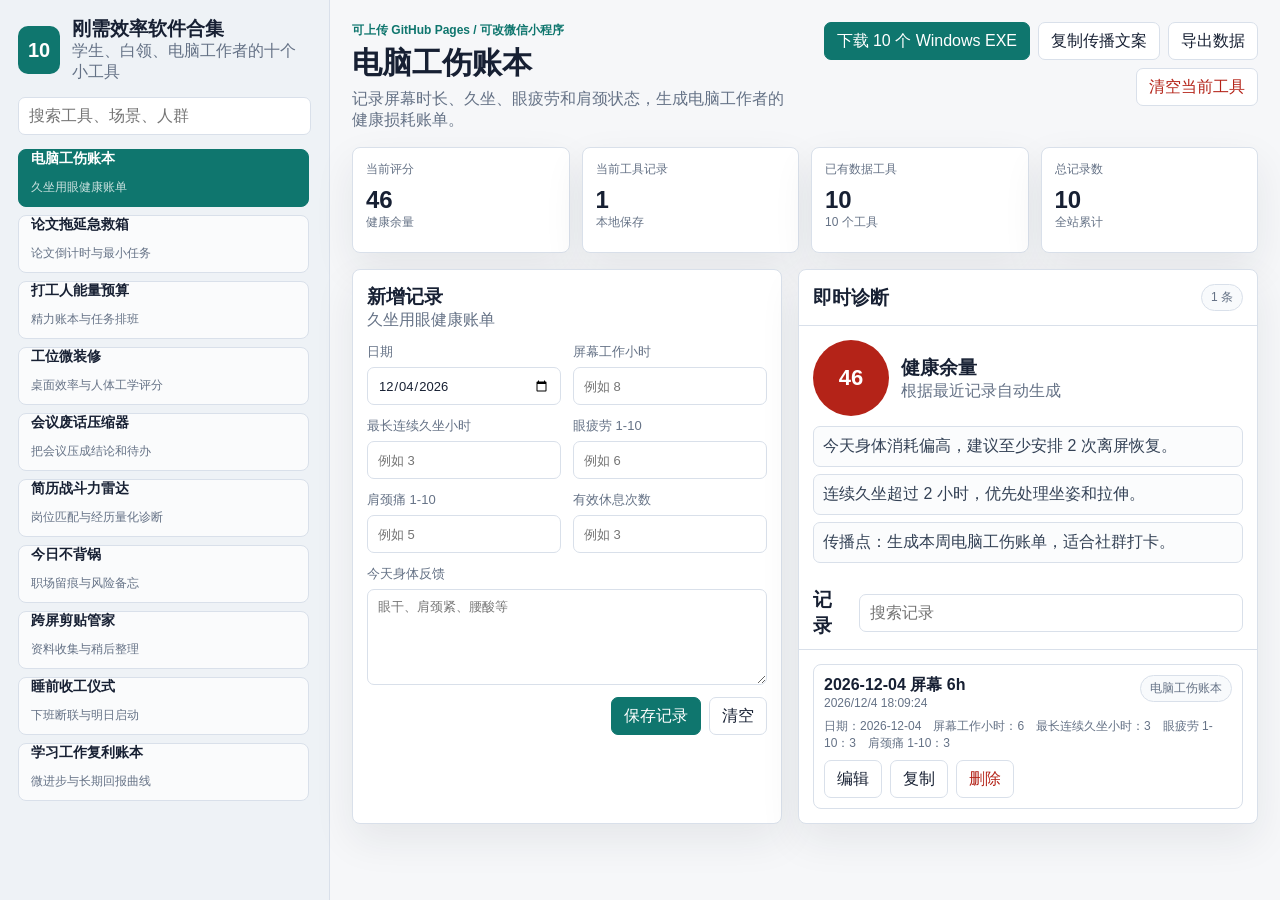
<file: index.html>
<!doctype html>
<html lang="zh-CN">
<head>
  <meta charset="utf-8">
  <meta name="viewport" content="width=device-width, initial-scale=1">
  <title>刚需效率软件合集</title>
  <link rel="stylesheet" href="styles.css">
</head>
<body>
  <div class="shell">
    <aside class="side">
      <div class="brand">
        <div class="mark">10</div>
        <div>
          <h1>刚需效率软件合集</h1>
          <p>学生、白领、电脑工作者的十个小工具</p>
        </div>
      </div>
      <div class="searchbox">
        <input id="appSearch" placeholder="搜索工具、场景、人群">
      </div>
      <nav id="appNav" class="app-nav"></nav>
    </aside>

    <main class="main">
      <section class="hero">
        <div>
          <p class="eyebrow">可上传 GitHub Pages / 可改微信小程序</p>
          <h2 id="appTitle">加载中</h2>
          <p id="appDesc" class="lead"></p>
        </div>
        <div class="hero-actions">
          <a class="download-link" href="native-exes/">下载 10 个 Windows EXE</a>
          <button id="copyReportBtn">复制传播文案</button>
          <button id="exportBtn">导出数据</button>
          <button id="clearBtn" class="danger">清空当前工具</button>
        </div>
      </section>

      <section id="metrics" class="metrics"></section>

      <section class="workbench">
        <form id="entryForm" class="panel form-panel"></form>
        <div class="panel result-panel">
          <div class="panel-head">
            <h3>即时诊断</h3>
            <span id="recordCount" class="pill">0 条</span>
          </div>
          <div id="insight" class="insight"></div>
          <div class="panel-head compact">
            <h3>记录</h3>
            <input id="recordSearch" placeholder="搜索记录">
          </div>
          <div id="records" class="records"></div>
        </div>
      </section>
    </main>
  </div>
  <div id="toast" class="toast"></div>
  <script src="app.js"></script>
</body>
</html>
</file>
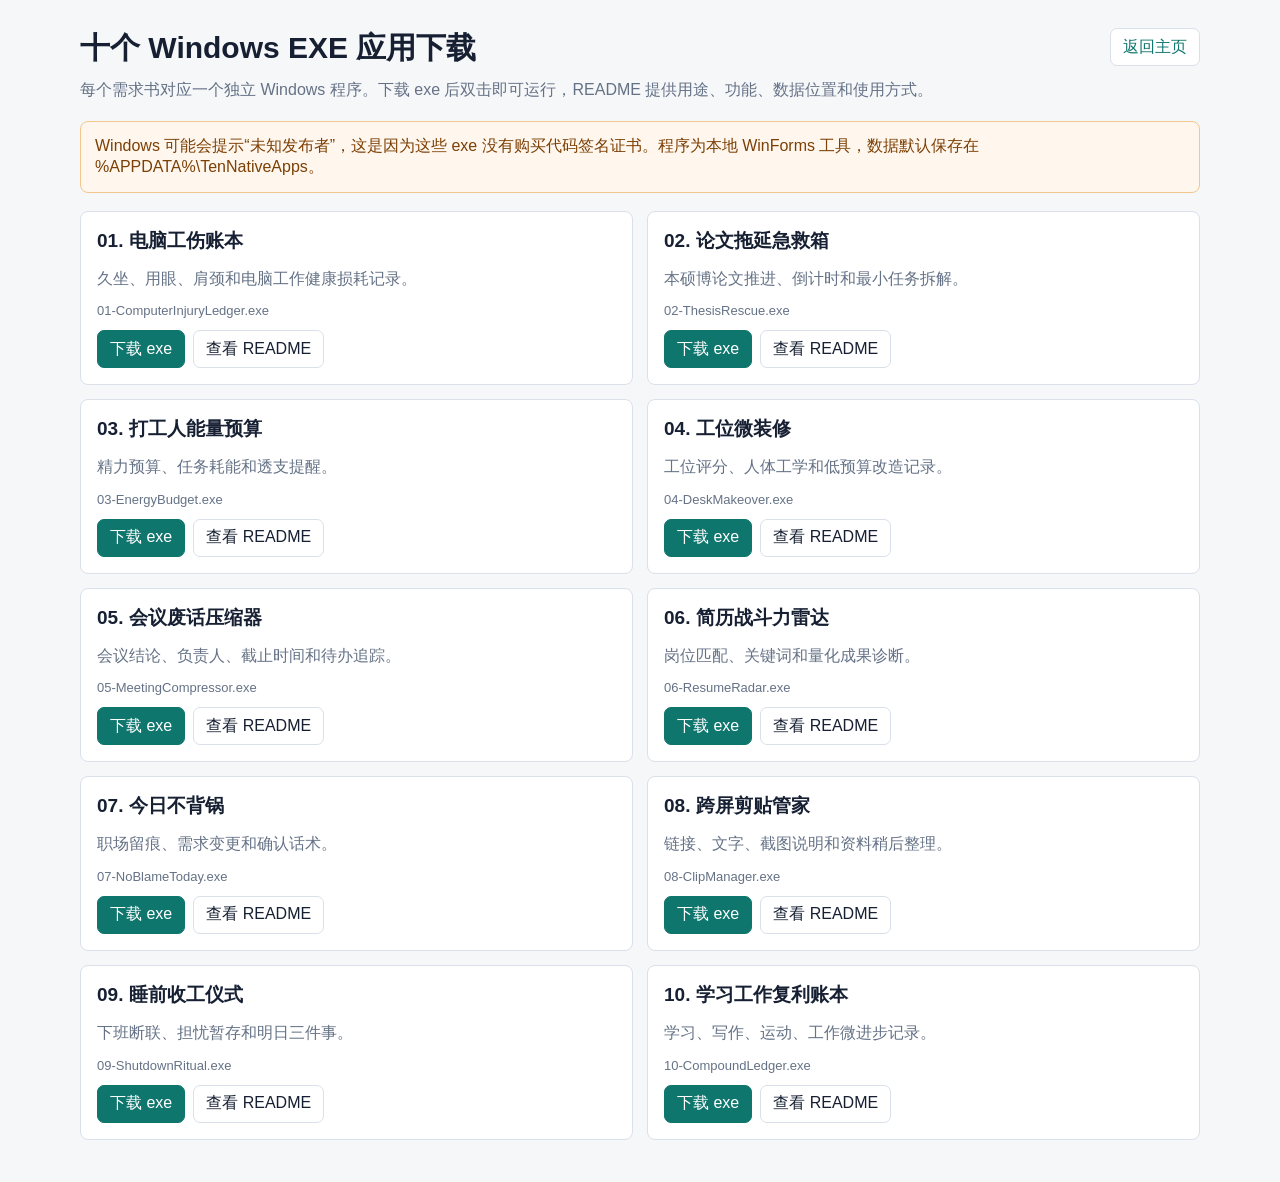
<file: native-exes/index.html>
<!doctype html>
<html lang="zh-CN">
<head>
  <meta charset="utf-8">
  <meta name="viewport" content="width=device-width, initial-scale=1">
  <title>十个 Windows EXE 应用下载</title>
  <style>
    :root {
      --bg: #f6f7f9;
      --panel: #ffffff;
      --text: #172033;
      --muted: #657286;
      --line: #d9e0ea;
      --brand: #0f766e;
      --danger: #b42318;
      font-family: "Segoe UI", "Microsoft YaHei", Arial, sans-serif;
    }
    * { box-sizing: border-box; }
    body { margin: 0; background: var(--bg); color: var(--text); }
    main { width: min(1120px, calc(100% - 28px)); margin: 0 auto; padding: 28px 0 42px; }
    header { display: flex; justify-content: space-between; align-items: flex-start; gap: 16px; margin-bottom: 18px; }
    h1 { margin: 0 0 8px; font-size: 30px; }
    p { margin: 0; color: var(--muted); line-height: 1.6; }
    a { color: var(--brand); text-decoration: none; }
    .home { display: inline-flex; align-items: center; min-height: 38px; border: 1px solid var(--line); border-radius: 7px; padding: 0 12px; background: #fff; white-space: nowrap; }
    .grid { display: grid; grid-template-columns: repeat(2, minmax(0, 1fr)); gap: 14px; }
    .card { background: var(--panel); border: 1px solid var(--line); border-radius: 8px; padding: 16px; display: grid; gap: 12px; }
    .card h2 { margin: 0; font-size: 19px; }
    .meta { color: var(--muted); font-size: 13px; }
    .actions { display: flex; flex-wrap: wrap; gap: 8px; }
    .btn { display: inline-flex; align-items: center; min-height: 38px; border-radius: 7px; padding: 0 12px; border: 1px solid var(--line); background: #fff; color: var(--text); }
    .btn.primary { background: var(--brand); border-color: var(--brand); color: #fff; }
    .note { margin: 18px 0; padding: 14px; border: 1px solid #f2c78f; background: #fff7ed; border-radius: 8px; color: #7c3f05; }
    @media (max-width: 760px) {
      header { display: grid; }
      .grid { grid-template-columns: 1fr; }
      h1 { font-size: 24px; }
    }
  </style>
</head>
<body>
  <main>
    <header>
      <div>
        <h1>十个 Windows EXE 应用下载</h1>
        <p>每个需求书对应一个独立 Windows 程序。下载 exe 后双击即可运行，README 提供用途、功能、数据位置和使用方式。</p>
      </div>
      <a class="home" href="../">返回主页</a>
    </header>

    <div class="note">Windows 可能会提示“未知发布者”，这是因为这些 exe 没有购买代码签名证书。程序为本地 WinForms 工具，数据默认保存在 %APPDATA%\TenNativeApps。</div>

    <section class="grid">
      <article class="card"><h2>01. 电脑工伤账本</h2><p>久坐、用眼、肩颈和电脑工作健康损耗记录。</p><div class="meta">01-ComputerInjuryLedger.exe</div><div class="actions"><a class="btn primary" href="01-ComputerInjuryLedger.exe">下载 exe</a><a class="btn" href="01-ComputerInjuryLedger-README.md">查看 README</a></div></article>
      <article class="card"><h2>02. 论文拖延急救箱</h2><p>本硕博论文推进、倒计时和最小任务拆解。</p><div class="meta">02-ThesisRescue.exe</div><div class="actions"><a class="btn primary" href="02-ThesisRescue.exe">下载 exe</a><a class="btn" href="02-ThesisRescue-README.md">查看 README</a></div></article>
      <article class="card"><h2>03. 打工人能量预算</h2><p>精力预算、任务耗能和透支提醒。</p><div class="meta">03-EnergyBudget.exe</div><div class="actions"><a class="btn primary" href="03-EnergyBudget.exe">下载 exe</a><a class="btn" href="03-EnergyBudget-README.md">查看 README</a></div></article>
      <article class="card"><h2>04. 工位微装修</h2><p>工位评分、人体工学和低预算改造记录。</p><div class="meta">04-DeskMakeover.exe</div><div class="actions"><a class="btn primary" href="04-DeskMakeover.exe">下载 exe</a><a class="btn" href="04-DeskMakeover-README.md">查看 README</a></div></article>
      <article class="card"><h2>05. 会议废话压缩器</h2><p>会议结论、负责人、截止时间和待办追踪。</p><div class="meta">05-MeetingCompressor.exe</div><div class="actions"><a class="btn primary" href="05-MeetingCompressor.exe">下载 exe</a><a class="btn" href="05-MeetingCompressor-README.md">查看 README</a></div></article>
      <article class="card"><h2>06. 简历战斗力雷达</h2><p>岗位匹配、关键词和量化成果诊断。</p><div class="meta">06-ResumeRadar.exe</div><div class="actions"><a class="btn primary" href="06-ResumeRadar.exe">下载 exe</a><a class="btn" href="06-ResumeRadar-README.md">查看 README</a></div></article>
      <article class="card"><h2>07. 今日不背锅</h2><p>职场留痕、需求变更和确认话术。</p><div class="meta">07-NoBlameToday.exe</div><div class="actions"><a class="btn primary" href="07-NoBlameToday.exe">下载 exe</a><a class="btn" href="07-NoBlameToday-README.md">查看 README</a></div></article>
      <article class="card"><h2>08. 跨屏剪贴管家</h2><p>链接、文字、截图说明和资料稍后整理。</p><div class="meta">08-ClipManager.exe</div><div class="actions"><a class="btn primary" href="08-ClipManager.exe">下载 exe</a><a class="btn" href="08-ClipManager-README.md">查看 README</a></div></article>
      <article class="card"><h2>09. 睡前收工仪式</h2><p>下班断联、担忧暂存和明日三件事。</p><div class="meta">09-ShutdownRitual.exe</div><div class="actions"><a class="btn primary" href="09-ShutdownRitual.exe">下载 exe</a><a class="btn" href="09-ShutdownRitual-README.md">查看 README</a></div></article>
      <article class="card"><h2>10. 学习工作复利账本</h2><p>学习、写作、运动、工作微进步记录。</p><div class="meta">10-CompoundLedger.exe</div><div class="actions"><a class="btn primary" href="10-CompoundLedger.exe">下载 exe</a><a class="btn" href="10-CompoundLedger-README.md">查看 README</a></div></article>
    </section>
  </main>
</body>
</html>
</file>
<file: styles.css>
:root {
  --bg: #f6f7f9;
  --panel: #ffffff;
  --text: #172033;
  --muted: #657286;
  --line: #d9e0ea;
  --brand: #0f766e;
  --brand-dark: #0b5f59;
  --danger: #b42318;
  --warn: #b45309;
  --ok: #087443;
  --shadow: 0 16px 40px rgba(23, 32, 51, .08);
  font-family: "Segoe UI", "Microsoft YaHei", Arial, sans-serif;
}

* { box-sizing: border-box; }
body {
  margin: 0;
  min-width: 320px;
  background: var(--bg);
  color: var(--text);
}
button, input, select, textarea { font: inherit; }
button {
  min-height: 38px;
  border: 1px solid var(--line);
  border-radius: 7px;
  background: var(--panel);
  color: var(--text);
  padding: 0 12px;
  cursor: pointer;
}
a.download-link {
  min-height: 38px;
  border: 1px solid var(--brand);
  border-radius: 7px;
  background: var(--brand);
  color: #fff;
  padding: 0 12px;
  display: inline-flex;
  align-items: center;
  text-decoration: none;
}
button:hover { border-color: #9aa8ba; }
button.primary { background: var(--brand); color: #fff; border-color: var(--brand); }
button.primary:hover { background: var(--brand-dark); }
button.danger { color: var(--danger); }
input, select, textarea {
  width: 100%;
  min-height: 38px;
  border: 1px solid var(--line);
  border-radius: 7px;
  padding: 8px 10px;
  background: #fff;
  color: var(--text);
}
textarea { min-height: 96px; resize: vertical; }
label { display: grid; gap: 6px; color: var(--muted); font-size: 13px; }
h1, h2, h3, p { margin: 0; }
.shell {
  display: grid;
  grid-template-columns: 330px minmax(0, 1fr);
  min-height: 100vh;
}
.side {
  border-right: 1px solid var(--line);
  background: #eef2f6;
  padding: 18px;
  display: grid;
  align-content: start;
  gap: 14px;
}
.brand {
  display: flex;
  gap: 12px;
  align-items: center;
}
.mark {
  width: 48px;
  height: 48px;
  border-radius: 10px;
  display: grid;
  place-items: center;
  background: var(--brand);
  color: #fff;
  font-weight: 800;
  font-size: 20px;
}
.brand h1 { font-size: 19px; line-height: 1.2; }
.brand p, .lead, .muted { color: var(--muted); }
.searchbox { position: sticky; top: 12px; z-index: 2; }
.app-nav {
  display: grid;
  gap: 8px;
  max-height: calc(100vh - 145px);
  overflow: auto;
  padding-right: 2px;
}
.nav-item {
  text-align: left;
  border-radius: 8px;
  min-height: 58px;
  display: grid;
  gap: 2px;
  background: rgba(255,255,255,.72);
}
.nav-item strong { display: block; font-size: 14px; }
.nav-item span { display: block; font-size: 12px; color: var(--muted); }
.nav-item.active {
  background: var(--brand);
  color: #fff;
  border-color: var(--brand);
}
.nav-item.active span { color: rgba(255,255,255,.78); }
.main {
  padding: 22px;
  display: grid;
  align-content: start;
  gap: 16px;
}
.hero {
  display: flex;
  justify-content: space-between;
  gap: 18px;
  align-items: flex-start;
}
.eyebrow {
  font-size: 12px;
  color: var(--brand);
  font-weight: 700;
  margin-bottom: 6px;
}
.hero h2 {
  font-size: 30px;
  line-height: 1.2;
  margin-bottom: 8px;
}
.hero-actions {
  display: flex;
  flex-wrap: wrap;
  gap: 8px;
  justify-content: flex-end;
}
.metrics {
  display: grid;
  grid-template-columns: repeat(4, minmax(150px, 1fr));
  gap: 12px;
}
.metric {
  background: var(--panel);
  border: 1px solid var(--line);
  border-radius: 8px;
  padding: 13px;
  box-shadow: var(--shadow);
}
.metric span { display: block; font-size: 12px; color: var(--muted); margin-bottom: 8px; }
.metric b { font-size: 24px; }
.workbench {
  display: grid;
  grid-template-columns: minmax(310px, 430px) minmax(0, 1fr);
  gap: 16px;
}
.panel {
  background: var(--panel);
  border: 1px solid var(--line);
  border-radius: 8px;
  box-shadow: var(--shadow);
}
.form-panel {
  padding: 14px;
  display: grid;
  gap: 12px;
  align-content: start;
}
.form-grid {
  display: grid;
  grid-template-columns: 1fr 1fr;
  gap: 12px;
}
.full { grid-column: 1 / -1; }
.panel-head {
  display: flex;
  justify-content: space-between;
  align-items: center;
  gap: 12px;
  padding: 14px;
  border-bottom: 1px solid var(--line);
}
.panel-head.compact { padding: 10px 14px; }
.pill {
  border: 1px solid var(--line);
  border-radius: 999px;
  padding: 4px 9px;
  font-size: 12px;
  color: var(--muted);
  background: #f8fafc;
}
.insight {
  padding: 14px;
  display: grid;
  gap: 10px;
}
.score {
  display: flex;
  align-items: center;
  gap: 12px;
}
.score-ring {
  width: 76px;
  height: 76px;
  border-radius: 50%;
  display: grid;
  place-items: center;
  font-weight: 800;
  font-size: 22px;
  color: #fff;
  background: var(--brand);
}
.advice {
  display: grid;
  gap: 7px;
  color: #334155;
}
.advice div {
  border: 1px solid var(--line);
  background: #fbfcfd;
  padding: 9px;
  border-radius: 7px;
}
.records {
  display: grid;
  gap: 10px;
  padding: 14px;
  max-height: 460px;
  overflow: auto;
}
.record {
  border: 1px solid var(--line);
  border-radius: 8px;
  padding: 10px;
  display: grid;
  gap: 8px;
}
.record-top {
  display: flex;
  justify-content: space-between;
  gap: 10px;
  align-items: flex-start;
}
.record-title { font-weight: 700; }
.record-meta { color: var(--muted); font-size: 12px; }
.record-actions { display: flex; gap: 8px; flex-wrap: wrap; }
.empty {
  text-align: center;
  color: var(--muted);
  padding: 30px 10px;
}
.toast {
  position: fixed;
  right: 18px;
  bottom: 18px;
  max-width: min(360px, calc(100vw - 36px));
  padding: 10px 12px;
  border-radius: 8px;
  color: #fff;
  background: #111827;
  opacity: 0;
  transform: translateY(10px);
  transition: .18s ease;
  pointer-events: none;
}
.toast.show { opacity: 1; transform: translateY(0); }
@media (max-width: 1100px) {
  .shell { grid-template-columns: 1fr; }
  .side { border-right: 0; border-bottom: 1px solid var(--line); }
  .app-nav { grid-template-columns: repeat(2, minmax(0, 1fr)); max-height: none; }
  .workbench { grid-template-columns: 1fr; }
}
@media (max-width: 760px) {
  .main, .side { padding: 12px; }
  .hero { flex-direction: column; }
  .hero h2 { font-size: 24px; }
  .metrics { grid-template-columns: 1fr 1fr; }
  .form-grid, .app-nav { grid-template-columns: 1fr; }
}
</file>
